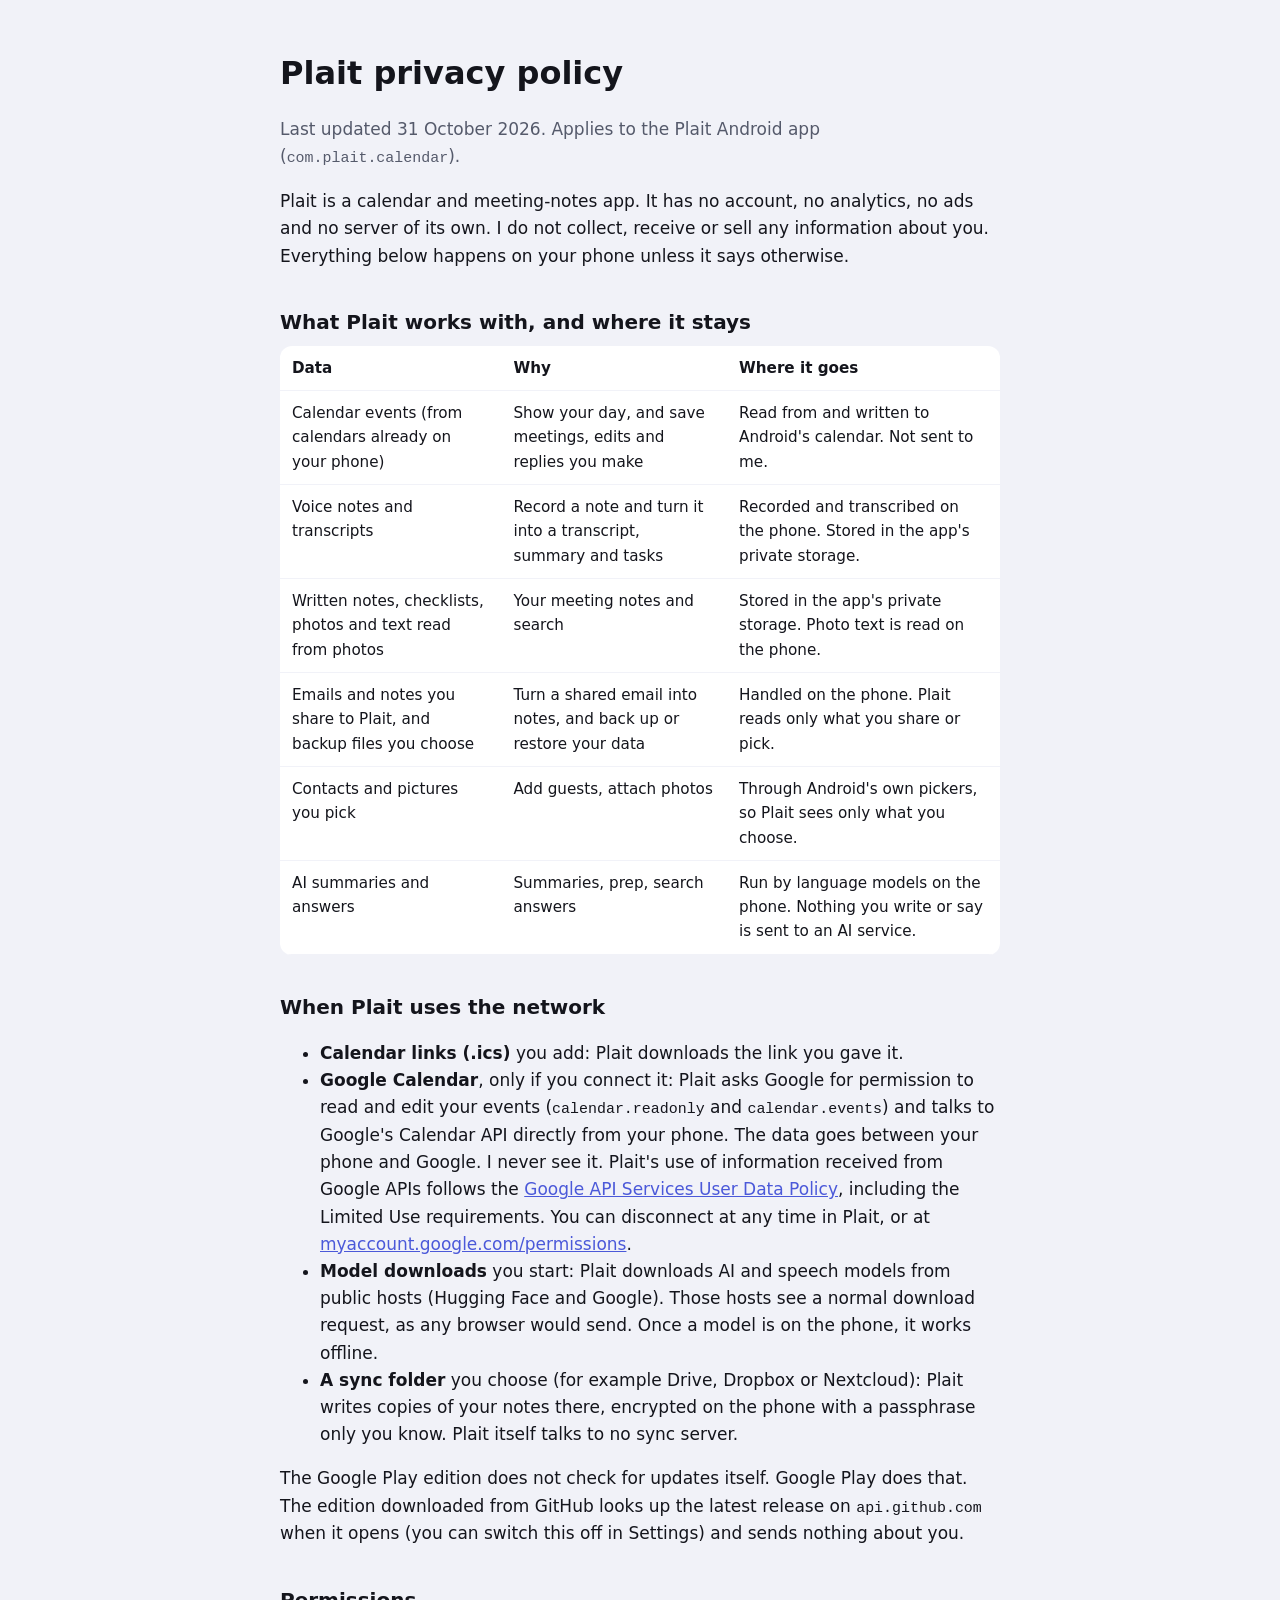
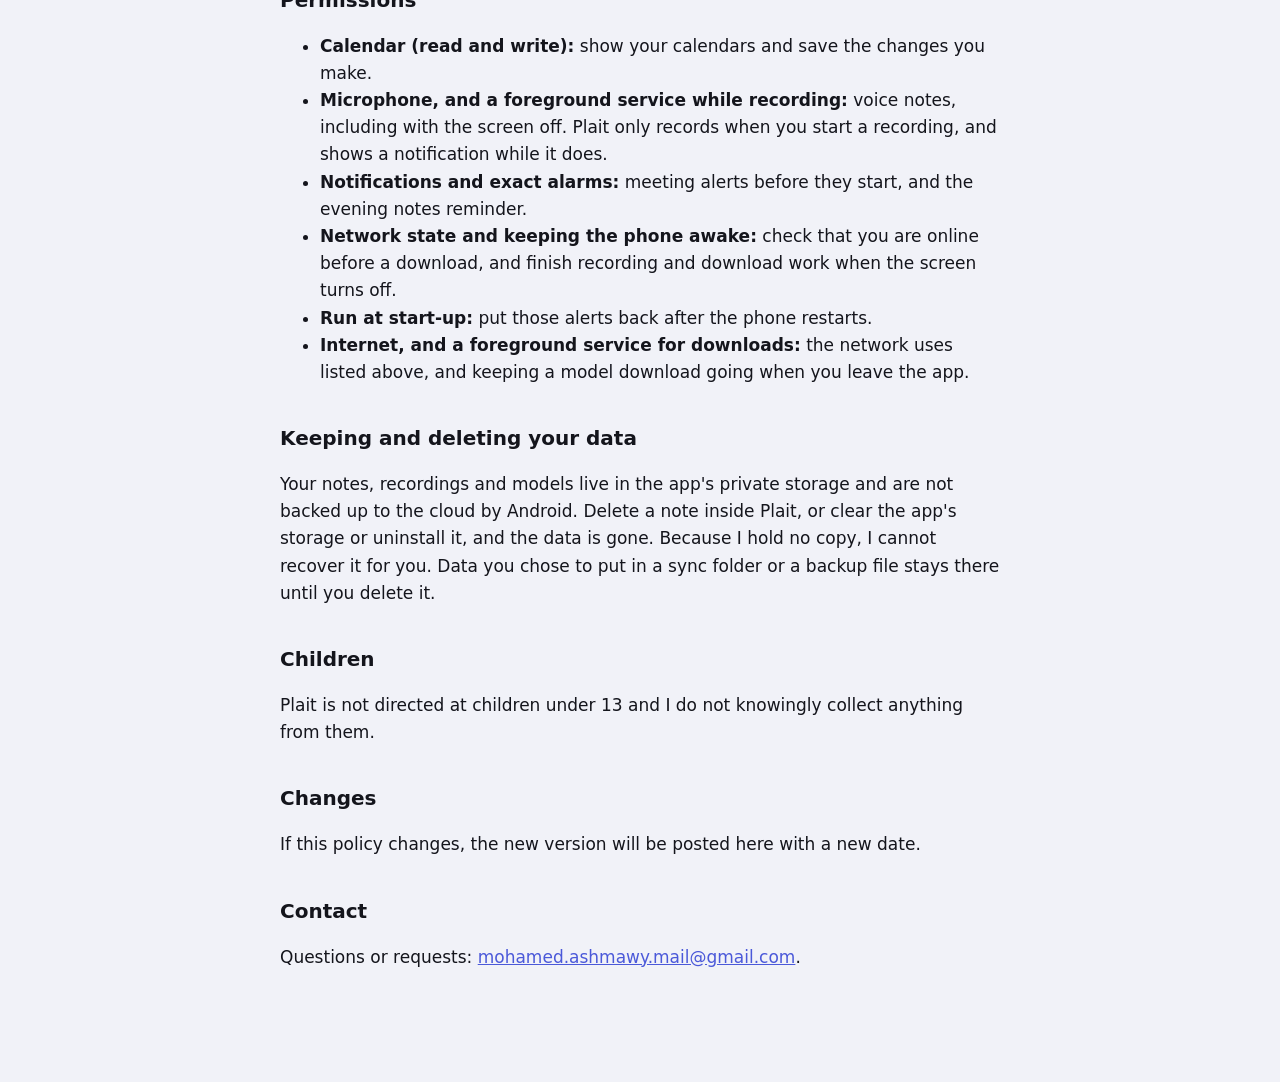
<file: docs/privacy.html>
<!doctype html>
<html lang="en">
<head>
<meta charset="utf-8">
<meta name="viewport" content="width=device-width,initial-scale=1">
<title>Plait privacy policy</title>
<link rel="icon" type="image/svg+xml" href="favicon.svg">
<style>
:root{color-scheme:light dark;--bg:#f1f2f8;--card:#fff;--ink:#14151c;--muted:#555a6b;--indigo:#4b59d9}
@media (prefers-color-scheme:dark){:root{--bg:#0d0e13;--card:#181a22;--ink:#eef0f6;--muted:#bcc1d1;--indigo:#aab4ff}}
body{margin:0;background:var(--bg);color:var(--ink);font:17px/1.6 system-ui,-apple-system,"Segoe UI",Roboto,sans-serif}
main{max-width:720px;margin:0 auto;padding:48px 16px 96px}
h1{font-size:2rem;margin:0 0 4px}h2{font-size:1.25rem;margin:36px 0 8px}
p,li{color:var(--ink)}.muted{color:var(--muted)}
a{color:var(--indigo)}
table{width:100%;border-collapse:collapse;background:var(--card);border-radius:12px;overflow:hidden}
th,td{text-align:left;vertical-align:top;padding:10px 12px;border-bottom:1px solid var(--bg);font-size:.95rem}
code{font-size:.88em}
</style>
</head>
<body>
<main>
<h1>Plait privacy policy</h1>
<p class="muted">Last updated 31 October 2026. Applies to the Plait Android app (<code>com.plait.calendar</code>).</p>

<p>Plait is a calendar and meeting-notes app. It has no account, no analytics, no ads and no server of its own. I do not collect, receive or sell any information about you. Everything below happens on your phone unless it says otherwise.</p>

<h2>What Plait works with, and where it stays</h2>
<table>
<tr><th>Data</th><th>Why</th><th>Where it goes</th></tr>
<tr><td>Calendar events (from calendars already on your phone)</td><td>Show your day, and save meetings, edits and replies you make</td><td>Read from and written to Android's calendar. Not sent to me.</td></tr>
<tr><td>Voice notes and transcripts</td><td>Record a note and turn it into a transcript, summary and tasks</td><td>Recorded and transcribed on the phone. Stored in the app's private storage.</td></tr>
<tr><td>Written notes, checklists, photos and text read from photos</td><td>Your meeting notes and search</td><td>Stored in the app's private storage. Photo text is read on the phone.</td></tr>
<tr><td>Emails and notes you share to Plait, and backup files you choose</td><td>Turn a shared email into notes, and back up or restore your data</td><td>Handled on the phone. Plait reads only what you share or pick.</td></tr>
<tr><td>Contacts and pictures you pick</td><td>Add guests, attach photos</td><td>Through Android's own pickers, so Plait sees only what you choose.</td></tr>
<tr><td>AI summaries and answers</td><td>Summaries, prep, search answers</td><td>Run by language models on the phone. Nothing you write or say is sent to an AI service.</td></tr>
</table>

<h2>When Plait uses the network</h2>
<ul>
<li><b>Calendar links (.ics)</b> you add: Plait downloads the link you gave it.</li>
<li><b>Google Calendar</b>, only if you connect it: Plait asks Google for permission to read and edit your events (<code>calendar.readonly</code> and <code>calendar.events</code>) and talks to Google's Calendar API directly from your phone. The data goes between your phone and Google. I never see it. Plait's use of information received from Google APIs follows the <a href="https://developers.google.com/terms/api-services-user-data-policy">Google API Services User Data Policy</a>, including the Limited Use requirements. You can disconnect at any time in Plait, or at <a href="https://myaccount.google.com/permissions">myaccount.google.com/permissions</a>.</li>
<li><b>Model downloads</b> you start: Plait downloads AI and speech models from public hosts (Hugging Face and Google). Those hosts see a normal download request, as any browser would send. Once a model is on the phone, it works offline.</li>
<li><b>A sync folder</b> you choose (for example Drive, Dropbox or Nextcloud): Plait writes copies of your notes there, encrypted on the phone with a passphrase only you know. Plait itself talks to no sync server.</li>
</ul>
<p>The Google Play edition does not check for updates itself. Google Play does that. The edition downloaded from GitHub looks up the latest release on <code>api.github.com</code> when it opens (you can switch this off in Settings) and sends nothing about you.</p>

<h2>Permissions</h2>
<ul>
<li><b>Calendar (read and write):</b> show your calendars and save the changes you make.</li>
<li><b>Microphone, and a foreground service while recording:</b> voice notes, including with the screen off. Plait only records when you start a recording, and shows a notification while it does.</li>
<li><b>Notifications and exact alarms:</b> meeting alerts before they start, and the evening notes reminder.</li>
<li><b>Network state and keeping the phone awake:</b> check that you are online before a download, and finish recording and download work when the screen turns off.</li>
<li><b>Run at start-up:</b> put those alerts back after the phone restarts.</li>
<li><b>Internet, and a foreground service for downloads:</b> the network uses listed above, and keeping a model download going when you leave the app.</li>
</ul>

<h2>Keeping and deleting your data</h2>
<p>Your notes, recordings and models live in the app's private storage and are not backed up to the cloud by Android. Delete a note inside Plait, or clear the app's storage or uninstall it, and the data is gone. Because I hold no copy, I cannot recover it for you. Data you chose to put in a sync folder or a backup file stays there until you delete it.</p>

<h2>Children</h2>
<p>Plait is not directed at children under 13 and I do not knowingly collect anything from them.</p>

<h2>Changes</h2>
<p>If this policy changes, the new version will be posted here with a new date.</p>

<h2>Contact</h2>
<p>Questions or requests: <a href="mailto:mohamed.ashmawy.mail@gmail.com">mohamed.ashmawy.mail@gmail.com</a>.</p>
</main>
</body>
</html>
</file>
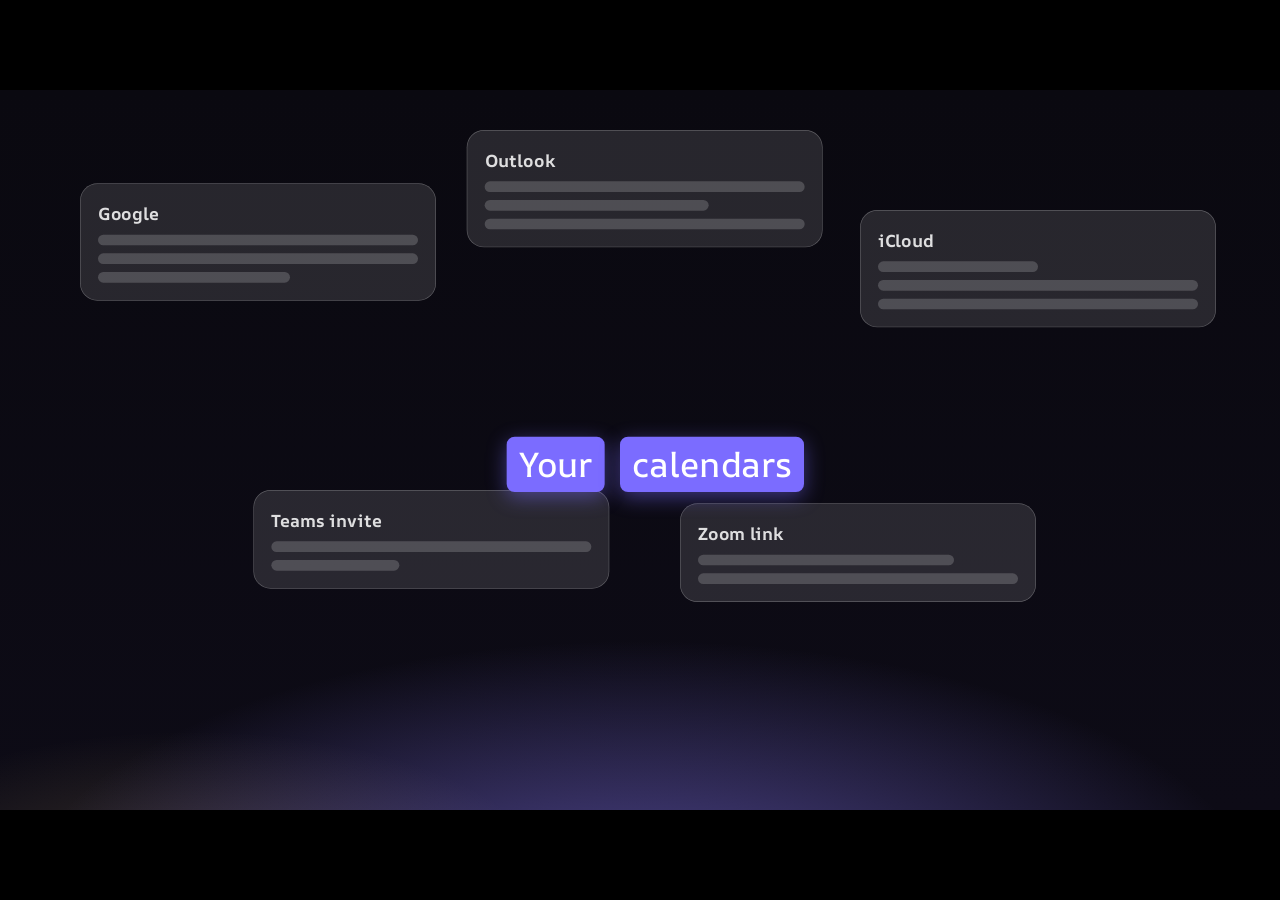
<file: docs/trailer.html>
<!doctype html>
<html lang="en"><head><meta charset="utf-8"><meta name="viewport" content="width=device-width, initial-scale=1">
<title>Plait trailer</title>
<link href="https://fonts.googleapis.com/css2?family=AR+One+Sans:wght@400;500;600;700&display=swap" rel="stylesheet">
<link rel="stylesheet" href="trailer.css">
<style>html,body{margin:0;height:100%;background:#000;overflow:hidden}.stage{position:absolute;inset:0;margin:auto;width:100vw;height:56.25vw;max-height:100vh;max-width:177.78vh;border-radius:0;border:0}.controls,.progress{display:none}</style>
</head><body>
<div class="stage" id="stage"><div id="canvas" class="tcanvas"></div><div class="progress"><i id="bar"></i></div></div>
<div class="controls"><button id="play">Pause</button><button id="replay">Replay</button></div>
<script src="trailer.js"></script>
</body></html>
</file>
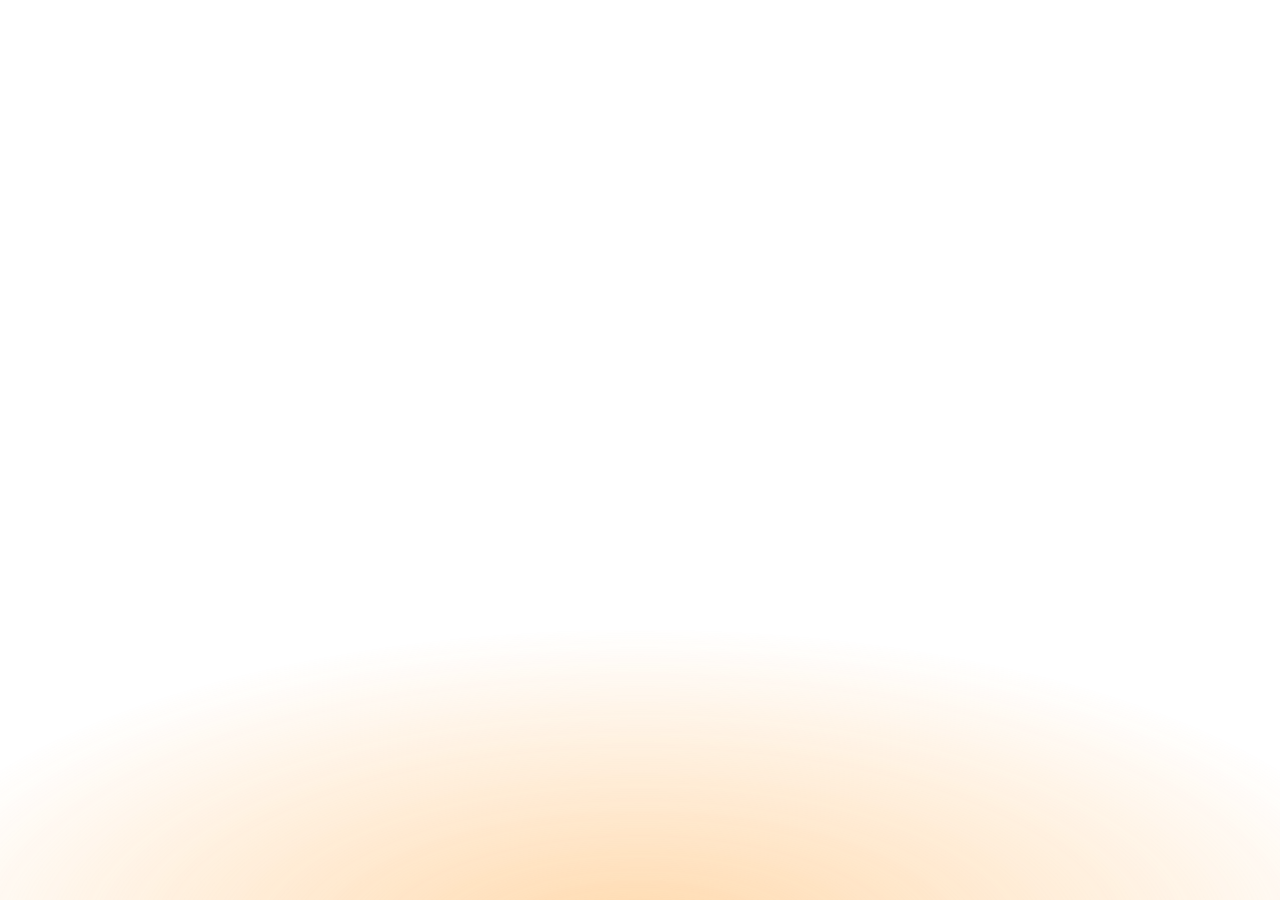
<file: app/src/main/assets/sky/sky.html>
<!doctype html>
<html><head><meta charset="utf-8"><meta name="viewport" content="width=device-width,initial-scale=1,user-scalable=no">
<style>
html,body{margin:0;height:100%;overflow:hidden;background:transparent}
#sky{position:absolute;inset:0;overflow:hidden;opacity:.9}
.abs{position:absolute}
</style></head><body><div id="sky"></div>
<script src="gsap.min.js"></script>
<script>
// #phase,hour,reduceMotion,dark
const [phase, hourS, rmS, darkS] = location.hash.slice(1).split(",");
const hour = parseFloat(hourS) || 12, still = rmS === "1", dark = darkS !== "0";
const sky = document.getElementById("sky");
const mk = (css, parent = sky) => { const d = document.createElement("div"); d.className = "abs"; d.style.cssText = css; parent.appendChild(d); return d; };
const R = (a, b) => a + Math.random() * (b - a);
const go = (t, v) => { if (still) gsap.set(t, v); else gsap.to(t, v); };
const pick = (d, l) => (dark ? d : l);

if (phase === "morning") {
  const glow = mk(`left:-35%;top:55%;width:170%;height:120%;border-radius:50%;background:radial-gradient(closest-side,${pick("rgba(255,190,110,.55)", "rgba(255,236,170,.9)")},${pick("rgba(255,140,70,.3)", "rgba(255,190,100,.45)")} 55%,rgba(255,190,100,0))`);
  const sun = mk(`left:24%;top:78%;width:16%;aspect-ratio:1;border-radius:50%;background:${pick("#FFD08A", "#FFC24D")};box-shadow:0 0 60px 20px ${pick("rgba(255,190,110,.5)", "rgba(255,200,90,.6)")}`);
  if (!still) {
    // The sun climbs once, then the whole morning keeps breathing.
    gsap.fromTo([sun, glow], { y: 90 }, { y: 0, duration: 2.4, ease: "power3.out" });
    gsap.to(glow, { scale: 1.12, duration: 5, ease: "sine.inOut", yoyo: true, repeat: -1 });
    gsap.to(sun, { x: 24, duration: 14, ease: "sine.inOut", yoyo: true, repeat: -1 });
  }
  for (let i = 0; i < 5; i++) {
    const ray = mk(`left:${10 + i * 20}%;top:0;width:8%;height:70%;background:linear-gradient(rgba(255,255,255,${pick(".10", ".30")}),rgba(255,255,255,0))`);
    go(ray, { x: R(-18, 18), opacity: R(.3, 1), duration: R(5, 9), ease: "sine.inOut", yoyo: true, repeat: -1, delay: i * .4 });
  }
} else if (phase === "noon") {
  const sun = mk(`right:-10%;top:-12%;width:60%;aspect-ratio:1;border-radius:50%;background:radial-gradient(closest-side,${pick("rgba(255,255,255,.35)", "rgba(255,250,200,.95)")},${pick("rgba(255,243,176,.12)", "rgba(255,243,176,.45)")} 55%,rgba(255,243,176,0))`);
  go(sun, { scale: 1.1, duration: 6, ease: "sine.inOut", yoyo: true, repeat: -1 });
  for (let i = 0; i < 5; i++) {
    const w = R(26, 40);
    const c = mk(`top:${6 + i * 17}%;left:0;width:${w}%;height:${w * .38}%;border-radius:50%;background:radial-gradient(closest-side,${pick("rgba(170,200,255,.28)", "rgba(255,255,255,.95)")},rgba(255,255,255,0));filter:blur(2px)`);
    if (still) gsap.set(c, { xPercent: 40 + i * 60 });
    else gsap.fromTo(c, { xPercent: -150 }, { xPercent: 380, duration: R(38, 70), ease: "none", repeat: -1, delay: -R(0, 40) });
  }
} else {
  // Evening: in the dark theme 17:00 is dusk and 22:00 is night; the light theme stays a pale dusk that only deepens a little.
  const n = Math.min(1, Math.max(0, (hour - 17) / 5));
  const mix = (a, b) => gsap.utils.interpolate(a, b, n);
  const horizon = mk(`left:-10%;top:70%;width:120%;height:70%;border-radius:50%;background:radial-gradient(closest-side,rgba(255,194,122,${(dark ? 0.7 : 0.5) * (1 - n)}),rgba(255,194,122,0))`);
  go(horizon, { scale: 1.1, y: -14, duration: 6, ease: "sine.inOut", yoyo: true, repeat: -1 });
  const a = dark ? Math.min(1, Math.max(0, (n - .25) / .5)) : 0;
  if (a > 0) for (let i = 0; i < 44; i++) {
    const s = R(1.5, 4);
    const st = mk(`left:${R(0, 100)}%;top:${R(0, 72)}%;width:${s}px;height:${s}px;border-radius:50%;background:#fff;opacity:${a * R(.3, 1)}`);
    if (!still) gsap.to(st, { opacity: a * 0.15, duration: R(.9, 2.4), ease: "sine.inOut", yoyo: true, repeat: -1, delay: R(0, 2) });
  }
}
</script></body></html>
</file>
<file: docs/trailer.css>
.stage{position:relative;overflow:hidden}
/* ---------- Trailer (1920×1080 canvas, scaled) ---------- */
.stage{background:#0a0910}
.tcanvas{position:absolute;left:0;top:0;width:1920px;height:1080px;transform-origin:0 0;overflow:hidden;color:#fff;font-family:"AR One Sans",system-ui,sans-serif}
.tglow{position:absolute;inset:0;background:radial-gradient(70% 55% at 50% 115%,rgba(139,124,255,.55),transparent 70%),radial-gradient(40% 30% at 15% 110%,rgba(255,217,138,.18),transparent 70%),linear-gradient(#0a0910,#0d0b16)}
.kt{line-height:1}
.kline{position:absolute;display:flex;align-items:baseline;gap:.28em;white-space:nowrap;line-height:1.1;font-weight:500;letter-spacing:-.02em}
.kline > span{display:inline-block}
.mark.inline{position:static;font-size:1.25em;display:inline-flex;align-items:baseline}
.mark.inline .bar{height:.13em;transform:translateY(-.05em);margin-right:.12em;width:34px}
.tag{position:absolute;left:50%;bottom:-70px;transform:translateX(-50%);background:#7b6cff;color:#fff;border-radius:999px;padding:9px 20px;font-size:28px;font-weight:500;white-space:nowrap;box-shadow:0 8px 30px rgba(123,108,255,.45)}
.tag::before{content:"";position:absolute;left:50%;top:-6px;width:12px;height:12px;background:#7b6cff;transform:translateX(-50%) rotate(45deg);border-radius:2px}
.tag.big{position:absolute;bottom:auto;font-size:52px;padding:6px 18px;border-radius:12px;transform:none}
.tag.big::before{display:none}
.collage{position:absolute}
.mini{position:absolute;width:480px;padding:26px;border-radius:26px;background:rgba(255,255,255,.12);border:1px solid rgba(255,255,255,.25)}
.mini b{display:block;font-size:26px;margin-bottom:14px;opacity:.85}
.mini i{display:block;height:16px;border-radius:8px;background:rgba(255,255,255,.18);margin-top:12px}
.flash{position:absolute;background:linear-gradient(90deg,#7b6cff,#b9a8ff,#ffd98a)}
.chev{position:absolute;display:flex;align-items:center;justify-content:center;font-size:160px;color:#fff;font-weight:300}
.px{position:absolute;background:#7b6cff}
.key{position:absolute;width:250px;height:150px;border-radius:22px;background:linear-gradient(#2b2a36,#1b1a24);border:1px solid #3a3948;box-shadow:inset 0 2px 0 rgba(255,255,255,.08),0 12px 30px rgba(0,0,0,.5);display:flex;flex-direction:column;align-items:center;justify-content:center;font-size:38px;font-weight:600}
.key small{font-size:16px;opacity:.55;font-weight:400;margin-bottom:6px}
.hint{position:absolute;font-size:26px;color:#b9a8ff}
.tcard{position:absolute;background:#fff;color:#14131a;border-radius:34px;padding:34px 40px;box-shadow:0 30px 80px rgba(0,0,0,.55);font-size:30px}
.tcard.dark{background:#22212b;color:#f2f2f6;border:1px solid #34333f}
.tcard .row{display:flex;gap:20px;align-items:center}
.tcard .row b{display:block;font-size:36px}
.tcard .row p{opacity:.7}
.tcard .row em{margin-left:auto;align-self:flex-start;font-style:normal;opacity:.45;font-size:18px}
.ico{width:84px;height:84px;border-radius:18px;color:#fff;display:flex;align-items:center;justify-content:center;font-weight:700;font-size:26px;flex:none}
.tcard .hd{font-weight:700;font-size:36px;margin-bottom:14px}
.tcard .ln{font-size:26px;padding:8px 0;border-top:1px solid rgba(0,0,0,.08);white-space:nowrap;overflow:hidden;text-overflow:ellipsis}
.tcard .ln.dim{opacity:.5}
.tcard .ed{font-size:36px;padding:14px 0 18px}
.tcard .cur{color:#8b7cff;animation:blink 1s steps(2) infinite}
@keyframes blink{50%{opacity:0}}
.tcard .tb{opacity:.5;font-size:20px;border-top:1px solid #34333f;padding-top:12px}
.tcard .ck{display:flex;gap:16px;align-items:center;padding:12px 0;font-size:29px}
.tcard .ck i{width:32px;height:32px;border-radius:50%;border:3px solid #8b7cff;flex:none}
.tcard .btns{display:flex;justify-content:flex-end;gap:12px;margin-top:10px}
.tcard .btns span{padding:12px 28px;border-radius:999px;background:#eceaf6;font-size:24px}
.tcard .btns .go{background:#7b6cff;color:#fff}
.mark{position:absolute;display:flex;align-items:baseline;font-size:120px;font-weight:700;letter-spacing:-.04em;white-space:nowrap}
.mark .bar{display:inline-block;height:14px;width:46px;background:#7b6cff;border-radius:4px;margin-right:14px;align-self:center;transform:translateY(26px)}
.mark .dot{position:absolute;width:20px;height:20px;border-radius:50%;background:#ffd98a;left:calc(50% + 74px);top:4px}
.net{fill:none;stroke:rgba(185,168,255,.45);stroke-width:2;stroke-dasharray:2600;stroke-dashoffset:2600}
.app{position:absolute;width:112px;height:112px;border-radius:30px;display:flex;align-items:center;justify-content:center;font-weight:700;font-size:40px;color:#fff;border:3px solid rgba(255,255,255,.85);box-shadow:0 10px 30px rgba(0,0,0,.45)}
.endcard{position:absolute;display:flex;flex-direction:column;align-items:center;justify-content:center;gap:24px}
.endcard .s{fill:none;stroke-width:9;stroke-linecap:round;stroke-dasharray:240;stroke-dashoffset:240}
.endcard .mark{position:relative}
.endcard .sub{font-size:34px;color:#cfc8ff}
</file>
